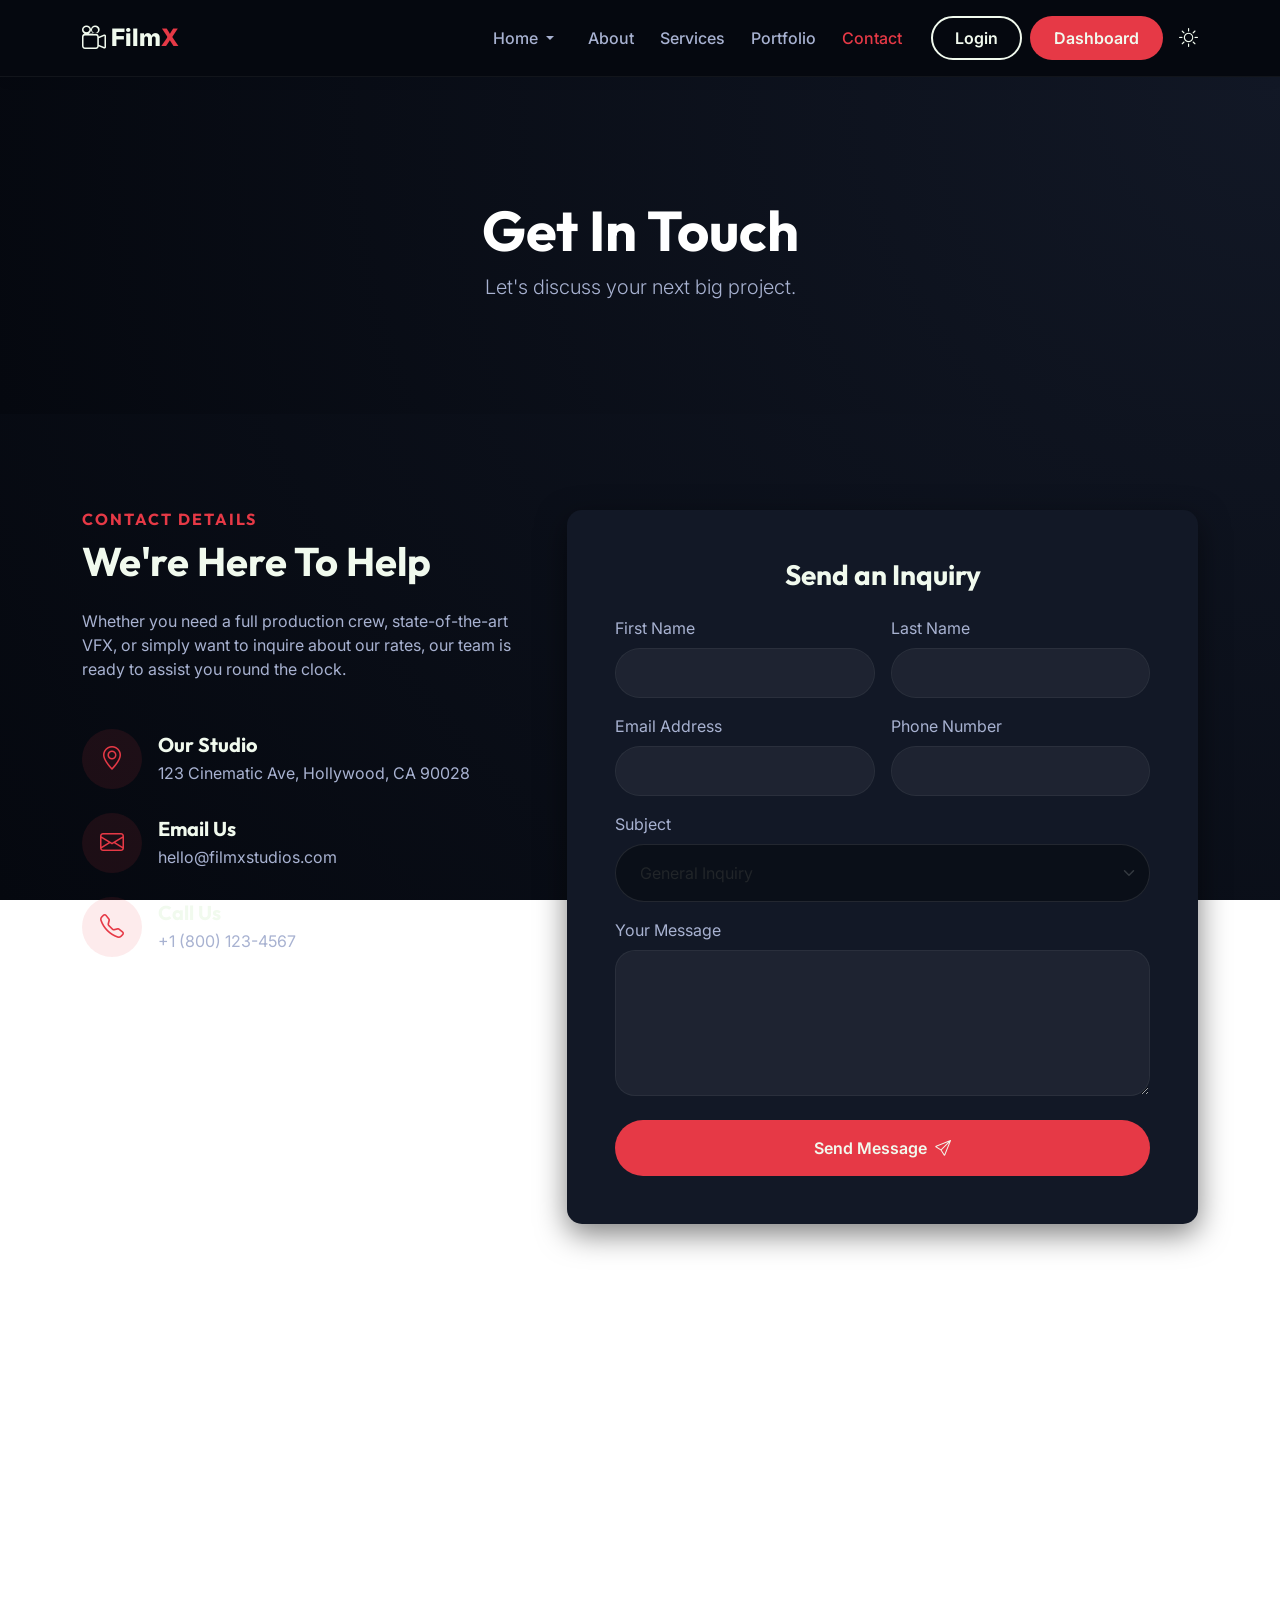
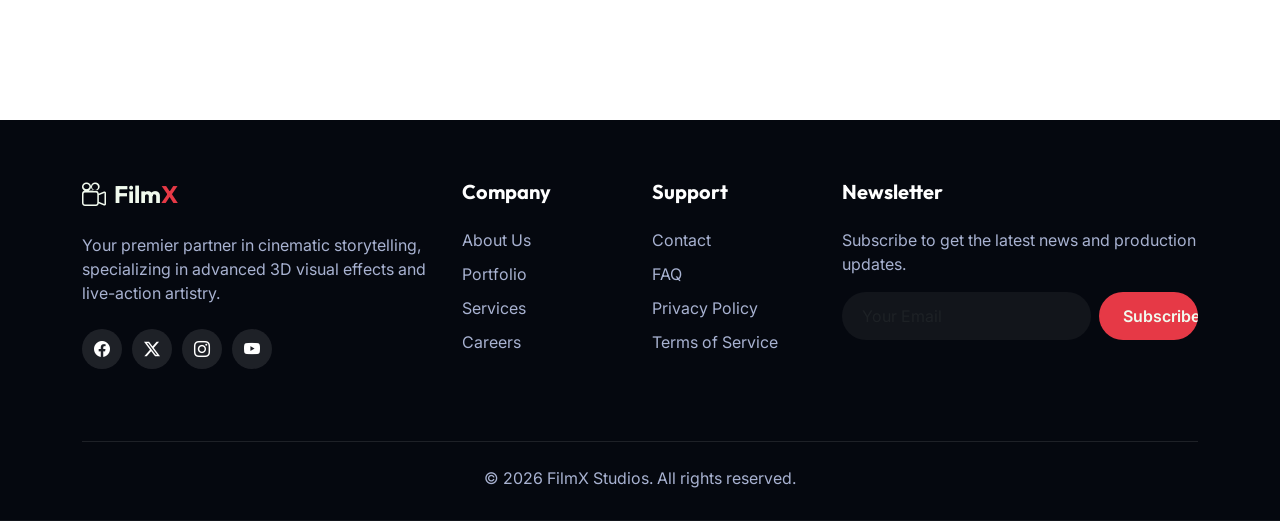
<file: contact.html>
<!DOCTYPE html>
<html lang="en" dir="ltr">

<head>
    <meta charset="UTF-8">
    <meta name="viewport" content="width=device-width, initial-scale=1.0">
    <title>Contact Us - FilmX Studios</title>
    <!-- Bootstrap 5 CSS -->
    <link href="https://cdn.jsdelivr.net/npm/bootstrap@5.3.2/dist/css/bootstrap.min.css" rel="stylesheet">
    <!-- Bootstrap Icons -->
    <link rel="stylesheet" href="https://cdn.jsdelivr.net/npm/bootstrap-icons/font/bootstrap-icons.css">
    <!-- Google Fonts -->
    <link
        href="https://fonts.googleapis.com/css2?family=Inter:wght@400;500;600&family=Outfit:wght@500;700;800&display=swap"
        rel="stylesheet">
    <!-- Custom CSS -->
    <link rel="stylesheet" href="assets/css/style.css">
    <!-- Favicon -->
    <link rel="icon"
        href="data:image/svg+xml,<svg xmlns=%22http://www.w3.org/2000/svg%22 viewBox=%220 0 16 16%22><path fill=%22%23e63946%22 d=%22M0 4v8h16V4H0zm1 1h2v1.5H1V5zm2 3H1v1.5h2V8zm-2 3v-1.5h2V11H1zm3-6h8v6H4V5zm11 0h-2v1.5h2V5zm-2 3h2v1.5h-2V8zm2 3h-2v-1.5h2V11zM5 6v4h6V6H5zm1 1h4v2H6V7z%22/></svg>"
        type="image/svg+xml">
</head>

<body class="dark-mode">

    <!-- Navbar -->
    <nav class="navbar navbar-expand-lg sticky-top">
        <div class="container">
            <a class="navbar-brand" href="index.html">
                <i class="bi bi-camera-reels"></i> Film<span>X</span>
            </a>
            <button class="navbar-toggler" type="button" data-bs-toggle="offcanvas" data-bs-target="#mobileMenu"
                aria-controls="mobileMenu">
                <span class="navbar-toggler-icon"></span>
            </button>
            <div class="collapse navbar-collapse d-none d-lg-flex" id="navbarNav">
                <ul class="navbar-nav ms-auto align-items-center">
                    <li class="nav-item dropdown me-2">
                        <a class="nav-link dropdown-toggle" href="#" id="homeDropdown" role="button"
                            data-bs-toggle="dropdown" aria-expanded="false">
                            Home
                        </a>
                        <ul class="dropdown-menu border-0 shadow-sm" aria-labelledby="homeDropdown">
                            <li><a class="dropdown-item" href="index.html">Main Home</a></li>
                            <li><a class="dropdown-item" href="index-2.html">Home 2 (Showreel)</a></li>
                        </ul>
                    </li>
                    <li class="nav-item"><a class="nav-link" href="about.html">About</a></li>
                    <li class="nav-item"><a class="nav-link" href="services.html">Services</a></li>
                    <li class="nav-item"><a class="nav-link" href="portfolio.html">Portfolio</a></li>
                    <li class="nav-item"><a class="nav-link active" href="contact.html">Contact</a></li>
                    <li class="nav-item ms-3"><a class="btn btn-outline-main" href="login.html">Login</a></li>
                    <li class="nav-item ms-2"><a class="btn btn-main" href="dashboard.html">Dashboard</a></li>
                    <li class="nav-item ms-3">
                        <a id="themeToggle" title="Toggle Theme"><i class="bi bi-sun"></i></a>
                    </li>
                </ul>
            </div>
        </div>
    </nav>

    <!-- Mobile Menu -->
    <div class="offcanvas offcanvas-end" tabindex="-1" id="mobileMenu" aria-labelledby="mobileMenuLabel">
        <div class="offcanvas-header">
            <h5 class="offcanvas-title navbar-brand" id="mobileMenuLabel"><i class="bi bi-camera-reels"></i>
                Film<span>X</span></h5>
            <button type="button" class="btn-close text-reset" data-bs-dismiss="offcanvas" aria-label="Close"></button>
        </div>
        <div class="offcanvas-body">
            <ul class="navbar-nav align-items-start">
                <li class="nav-item dropdown w-100">
                    <a class="nav-link dropdown-toggle" href="#" id="mobileHomeDropdown" role="button"
                        data-bs-toggle="dropdown" aria-expanded="false">
                        Home
                    </a>
                    <ul class="dropdown-menu border-0" aria-labelledby="mobileHomeDropdown">
                        <li><a class="dropdown-item" href="index.html">Main Home</a></li>
                        <li><a class="dropdown-item" href="index-2.html">Home 2 (Showreel)</a></li>
                    </ul>
                </li>
                <li class="nav-item w-100"><a class="nav-link" href="about.html">About</a></li>
                <li class="nav-item w-100"><a class="nav-link" href="services.html">Services</a></li>
                <li class="nav-item w-100"><a class="nav-link" href="portfolio.html">Portfolio</a></li>
                <li class="nav-item w-100"><a class="nav-link active" href="contact.html">Contact</a></li>
                <li class="nav-item mt-4 w-100"><a class="btn btn-outline-main d-block w-100 mb-2"
                        href="login.html">Login</a></li>
                <li class="nav-item w-100"><a class="btn btn-main d-block w-100" href="dashboard.html">Dashboard</a>
                </li>
            </ul>
        </div>
    </div>

    <!-- Page Header -->
    <section class="py-5" style="background: var(--bg-gradient); color: white;">
        <div class="container py-5 text-center mt-4">
            <h1 class="display-4 fw-bold">Get In Touch</h1>
            <p class="lead" style="color: #a8b2d1;">Let's discuss your next big project.</p>
        </div>
    </section>

    <!-- Contact Form & Info -->
    <section class="py-5">
        <div class="container py-5">
            <div class="row g-5">
                <!-- Info Column -->
                <div class="col-lg-5">
                    <h6 class="text-uppercase fw-bold" style="color: var(--secondary); letter-spacing: 2px;">Contact
                        Details</h6>
                    <h2 class="display-6 fw-bold mb-4">We're Here To Help</h2>
                    <p class="mb-5 text-muted">Whether you need a full production crew, state-of-the-art VFX, or simply
                        want to inquire about our rates, our team is ready to assist you round the clock.</p>

                    <div class="d-flex align-items-center mb-4">
                        <div class="feature-icon-wrapper flex-shrink-0 m-0"
                            style="width: 60px; height: 60px; font-size: 1.5rem;">
                            <i class="bi bi-geo-alt"></i>
                        </div>
                        <div class="ms-3">
                            <h5 class="fw-bold mb-1">Our Studio</h5>
                            <p class="text-muted mb-0">123 Cinematic Ave, Hollywood, CA 90028</p>
                        </div>
                    </div>

                    <div class="d-flex align-items-center mb-4">
                        <div class="feature-icon-wrapper flex-shrink-0 m-0"
                            style="width: 60px; height: 60px; font-size: 1.5rem;">
                            <i class="bi bi-envelope"></i>
                        </div>
                        <div class="ms-3">
                            <h5 class="fw-bold mb-1">Email Us</h5>
                            <p class="text-muted mb-0">hello@filmxstudios.com</p>
                        </div>
                    </div>

                    <div class="d-flex align-items-center">
                        <div class="feature-icon-wrapper flex-shrink-0 m-0"
                            style="width: 60px; height: 60px; font-size: 1.5rem;">
                            <i class="bi bi-telephone"></i>
                        </div>
                        <div class="ms-3">
                            <h5 class="fw-bold mb-1">Call Us</h5>
                            <p class="text-muted mb-0">+1 (800) 123-4567</p>
                        </div>
                    </div>
                </div>

                <!-- Form Column -->
                <div class="col-lg-7">
                    <div class="card card-3d p-4 p-md-5 border-0">
                        <h3 class="fw-bold mb-4 text-center">Send an Inquiry</h3>
                        <form class="needs-validation" novalidate>
                            <div class="row g-3">
                                <div class="col-md-6">
                                    <label for="firstName" class="form-label text-muted">First Name</label>
                                    <input type="text" class="form-control" id="firstName" required>
                                    <div class="invalid-feedback">Please provide your first name.</div>
                                </div>
                                <div class="col-md-6">
                                    <label for="lastName" class="form-label text-muted">Last Name</label>
                                    <input type="text" class="form-control" id="lastName" required>
                                    <div class="invalid-feedback">Please provide your last name.</div>
                                </div>
                                <div class="col-md-6">
                                    <label for="email" class="form-label text-muted">Email Address</label>
                                    <input type="email" class="form-control" id="email" required>
                                    <div class="invalid-feedback">Please provide a valid email.</div>
                                </div>
                                <div class="col-md-6">
                                    <label for="phone" class="form-label text-muted">Phone Number</label>
                                    <input type="tel" class="form-control" id="phone">
                                </div>
                                <div class="col-12">
                                    <label for="subject" class="form-label text-muted">Subject</label>
                                    <select class="form-select border-0 px-4 py-3 rounded-pill bg-light-custom"
                                        id="subject" style="border: 1px solid rgba(255,255,255,0.1) !important;">
                                        <option value="General Inquiry">General Inquiry</option>
                                        <option value="Film Production">Film Production</option>
                                        <option value="VFX/Animation">VFX & 3D Animation</option>
                                        <option value="Post Production">Post Production</option>
                                    </select>
                                </div>
                                <div class="col-12">
                                    <label for="message" class="form-label text-muted">Your Message</label>
                                    <textarea class="form-control" id="message" rows="5" style="border-radius: 20px;"
                                        required></textarea>
                                    <div class="invalid-feedback">Please provide a message.</div>
                                </div>
                                <div class="col-12 mt-4">
                                    <button
                                        class="btn btn-main w-100 py-3 d-flex justify-content-center align-items-center gap-2"
                                        type="submit">
                                        Send Message <i class="bi bi-send"></i>
                                    </button>
                                </div>
                            </div>
                        </form>
                    </div>
                </div>
            </div>
        </div>
    </section>

    <!-- Embedded Map Placeholder -->
    <div class="w-100"
        style="height: 400px; background: url('https://images.unsplash.com/photo-1524661135-423995f22d0b?ixlib=rb-1.2.1&auto=format&fit=crop&w=1350&q=80') center/cover;">
        <!-- In a real scenario, put a Google Maps iframe here -->
    </div>

    <!-- Footer -->
    <footer class="footer">
        <div class="container">
            <div class="row g-4">
                <div class="col-lg-4 col-md-6 mb-4">
                    <h4 class="fw-bold mb-4" style="color: var(--tertiary);">
                        <i class="bi bi-camera-reels me-2"></i>Film<span style="color: var(--secondary);">X</span>
                    </h4>
                    <p class="mb-4" style="color: #a8b2d1;">Your premier partner in cinematic storytelling, specializing
                        in advanced 3D visual effects and live-action artistry.</p>
                    <div class="d-flex">
                        <a href="#" class="social-icon"><i class="bi bi-facebook"></i></a>
                        <a href="#" class="social-icon"><i class="bi bi-twitter-x"></i></a>
                        <a href="#" class="social-icon"><i class="bi bi-instagram"></i></a>
                        <a href="#" class="social-icon"><i class="bi bi-youtube"></i></a>
                    </div>
                </div>
                <!-- ... footer links ... -->
                <div class="col-lg-2 col-md-6 mb-4">
                    <h5 class="fw-bold mb-4 text-white">Company</h5>
                    <a href="about.html" class="footer-link d-block">About Us</a>
                    <a href="portfolio.html" class="footer-link d-block">Portfolio</a>
                    <a href="services.html" class="footer-link d-block">Services</a>
                    <a href="#" class="footer-link d-block">Careers</a>
                </div>
                <div class="col-lg-2 col-md-6 mb-4">
                    <h5 class="fw-bold mb-4 text-white">Support</h5>
                    <a href="contact.html" class="footer-link d-block">Contact</a>
                    <a href="#" class="footer-link d-block">FAQ</a>
                    <a href="#" class="footer-link d-block">Privacy Policy</a>
                    <a href="#" class="footer-link d-block">Terms of Service</a>
                </div>
                <div class="col-lg-4 col-md-6 mb-4">
                    <h5 class="fw-bold mb-4 text-white">Newsletter</h5>
                    <p style="color: #a8b2d1;">Subscribe to get the latest news and production updates.</p>
                    <form class="d-flex gap-2">
                        <input type="email" class="form-control rounded-pill border-0" placeholder="Your Email">
                        <button type="submit" class="btn btn-main">Subscribe</button>
                    </form>
                </div>
            </div>
            <div class="border-top mt-5 pt-4 text-center" style="border-color: rgba(255,255,255,0.1) !important;">
                <p class="mb-0" style="color: #a8b2d1;">&copy; 2026 FilmX Studios. All rights reserved.</p>
            </div>
        </div>
    </footer>

    <!-- Back to Top Button -->
    <button id="backToTop" title="Go to top"><i class="bi bi-arrow-up"></i></button>

    <!-- Bootstrap 5 JS Bundle & Scripts -->
    <script src="https://cdn.jsdelivr.net/npm/bootstrap@5.3.2/dist/js/bootstrap.bundle.min.js"></script>
    <script src="assets/js/script.js"></script>
</body>

</html>
</file>
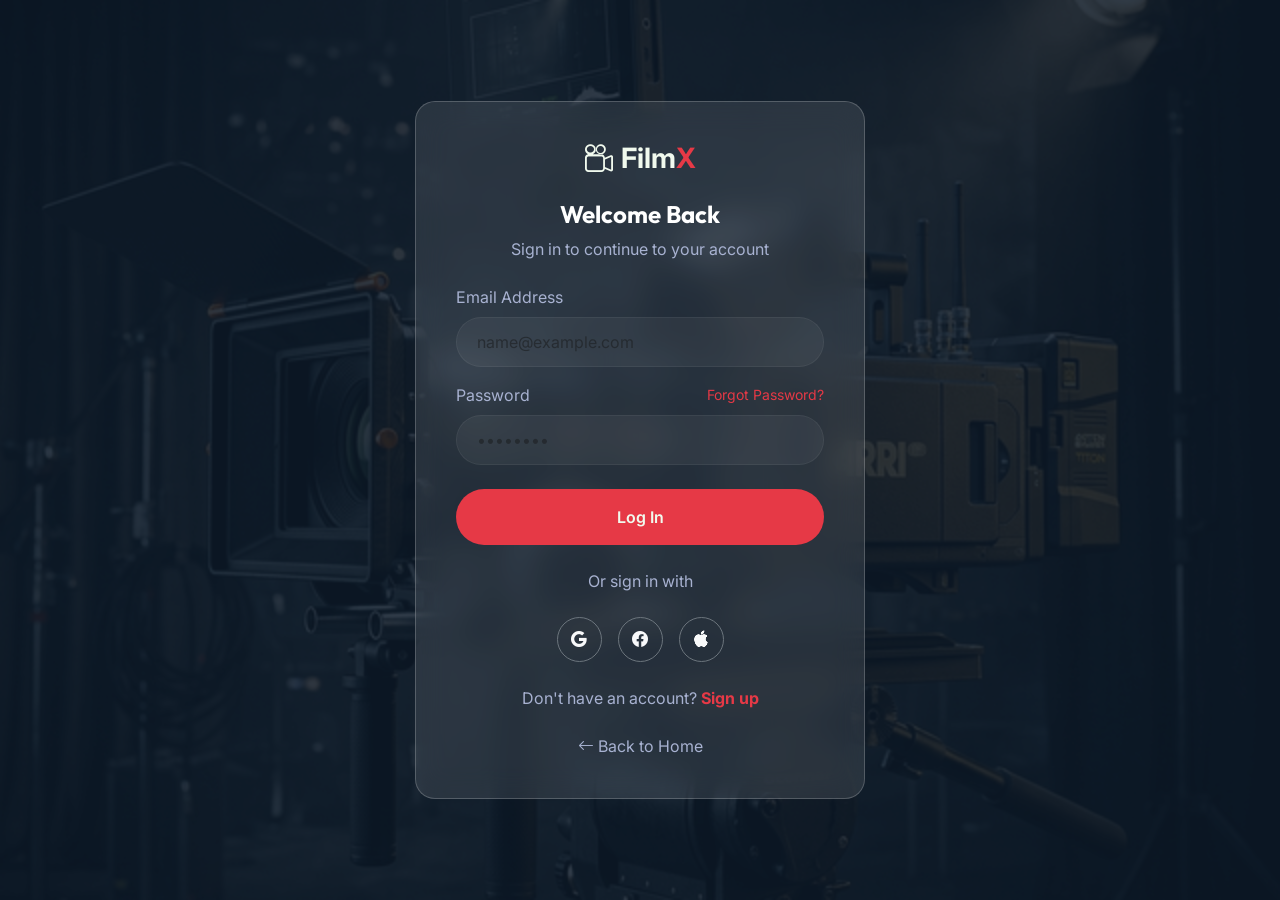
<file: login.html>
<!DOCTYPE html>
<html lang="en" dir="ltr">

<head>
    <meta charset="UTF-8">
    <meta name="viewport" content="width=device-width, initial-scale=1.0">
    <title>Login - FilmX Studios</title>
    <link href="https://cdn.jsdelivr.net/npm/bootstrap@5.3.2/dist/css/bootstrap.min.css" rel="stylesheet">
    <link rel="stylesheet" href="https://cdn.jsdelivr.net/npm/bootstrap-icons/font/bootstrap-icons.css">
    <link
        href="https://fonts.googleapis.com/css2?family=Inter:wght@400;500;600&family=Outfit:wght@500;700;800&display=swap"
        rel="stylesheet">
    <link rel="stylesheet" href="assets/css/style.css">
    <!-- Favicon -->
    <link rel="icon"
        href="data:image/svg+xml,<svg xmlns=%22http://www.w3.org/2000/svg%22 viewBox=%220 0 16 16%22><path fill=%22%23e63946%22 d=%22M0 4v8h16V4H0zm1 1h2v1.5H1V5zm2 3H1v1.5h2V8zm-2 3v-1.5h2V11H1zm3-6h8v6H4V5zm11 0h-2v1.5h2V5zm-2 3h2v1.5h-2V8zm2 3h-2v-1.5h2V11zM5 6v4h6V6H5zm1 1h4v2H6V7z%22/></svg>"
        type="image/svg+xml">
</head>

<body class="dark-mode">

    <div class="auth-wrapper" style="background-image: url('assets/images/camera.png');">
        <div class="auth-card animate-up">
            <div class="text-center mb-4">
                <a href="index.html" class="text-decoration-none h3 fw-bold mb-4" style="color: var(--tertiary);">
                    <i class="bi bi-camera-reels me-2 border-0"></i>Film<span style="color: var(--secondary);">X</span>
                </a>
                <h4 class="mt-4 fw-bold text-white">Welcome Back</h4>
                <p class="text-muted" style="color: #a8b2d1 !important;">Sign in to continue to your account</p>
            </div>

            <form class="needs-validation" novalidate>
                <div class="mb-3">
                    <label for="email" class="form-label" style="color: #a8b2d1;">Email Address</label>
                    <input type="email" class="form-control" id="email" placeholder="name@example.com" required>
                </div>
                <div class="mb-4">
                    <div class="d-flex justify-content-between align-items-center">
                        <label for="password" class="form-label mb-0" style="color: #a8b2d1;">Password</label>
                        <a href="#" class="small text-decoration-none" style="color: var(--secondary);">Forgot
                            Password?</a>
                    </div>
                    <input type="password" class="form-control mt-2" id="password" placeholder="••••••••" required>
                </div>
                <button type="submit" class="btn btn-main w-100 py-3 mb-4">Log In</button>
            </form>

            <div class="text-center mb-4">
                <span class="text-muted" style="color: #a8b2d1 !important;">Or sign in with</span>
            </div>

            <div class="d-flex justify-content-center gap-3 mb-4">
                <a href="#"
                    class="btn btn-outline-light rounded-circle p-2 d-flex align-items-center justify-content-center border-secondary"
                    style="width: 45px; height: 45px;">
                    <i class="bi bi-google"></i>
                </a>
                <a href="#"
                    class="btn btn-outline-light rounded-circle p-2 d-flex align-items-center justify-content-center border-secondary"
                    style="width: 45px; height: 45px;">
                    <i class="bi bi-facebook"></i>
                </a>
                <a href="#"
                    class="btn btn-outline-light rounded-circle p-2 d-flex align-items-center justify-content-center border-secondary"
                    style="width: 45px; height: 45px;">
                    <i class="bi bi-apple"></i>
                </a>
            </div>

            <div class="text-center mt-4">
                <p class="mb-0" style="color: #a8b2d1;">Don't have an account? <a href="signup.html"
                        class="text-decoration-none fw-bold" style="color: var(--secondary);">Sign up</a></p>
                <div class="mt-4">
                    <a href="index.html" class="text-decoration-none" style="color: #a8b2d1;"><i
                            class="bi bi-arrow-left"></i> Back to Home</a>
                </div>
            </div>
        </div>
    </div>

    <!-- Script -->
    <script src="https://cdn.jsdelivr.net/npm/bootstrap@5.3.2/dist/js/bootstrap.bundle.min.js"></script>
    <script src="assets/js/script.js"></script>
</body>

</html>
</file>
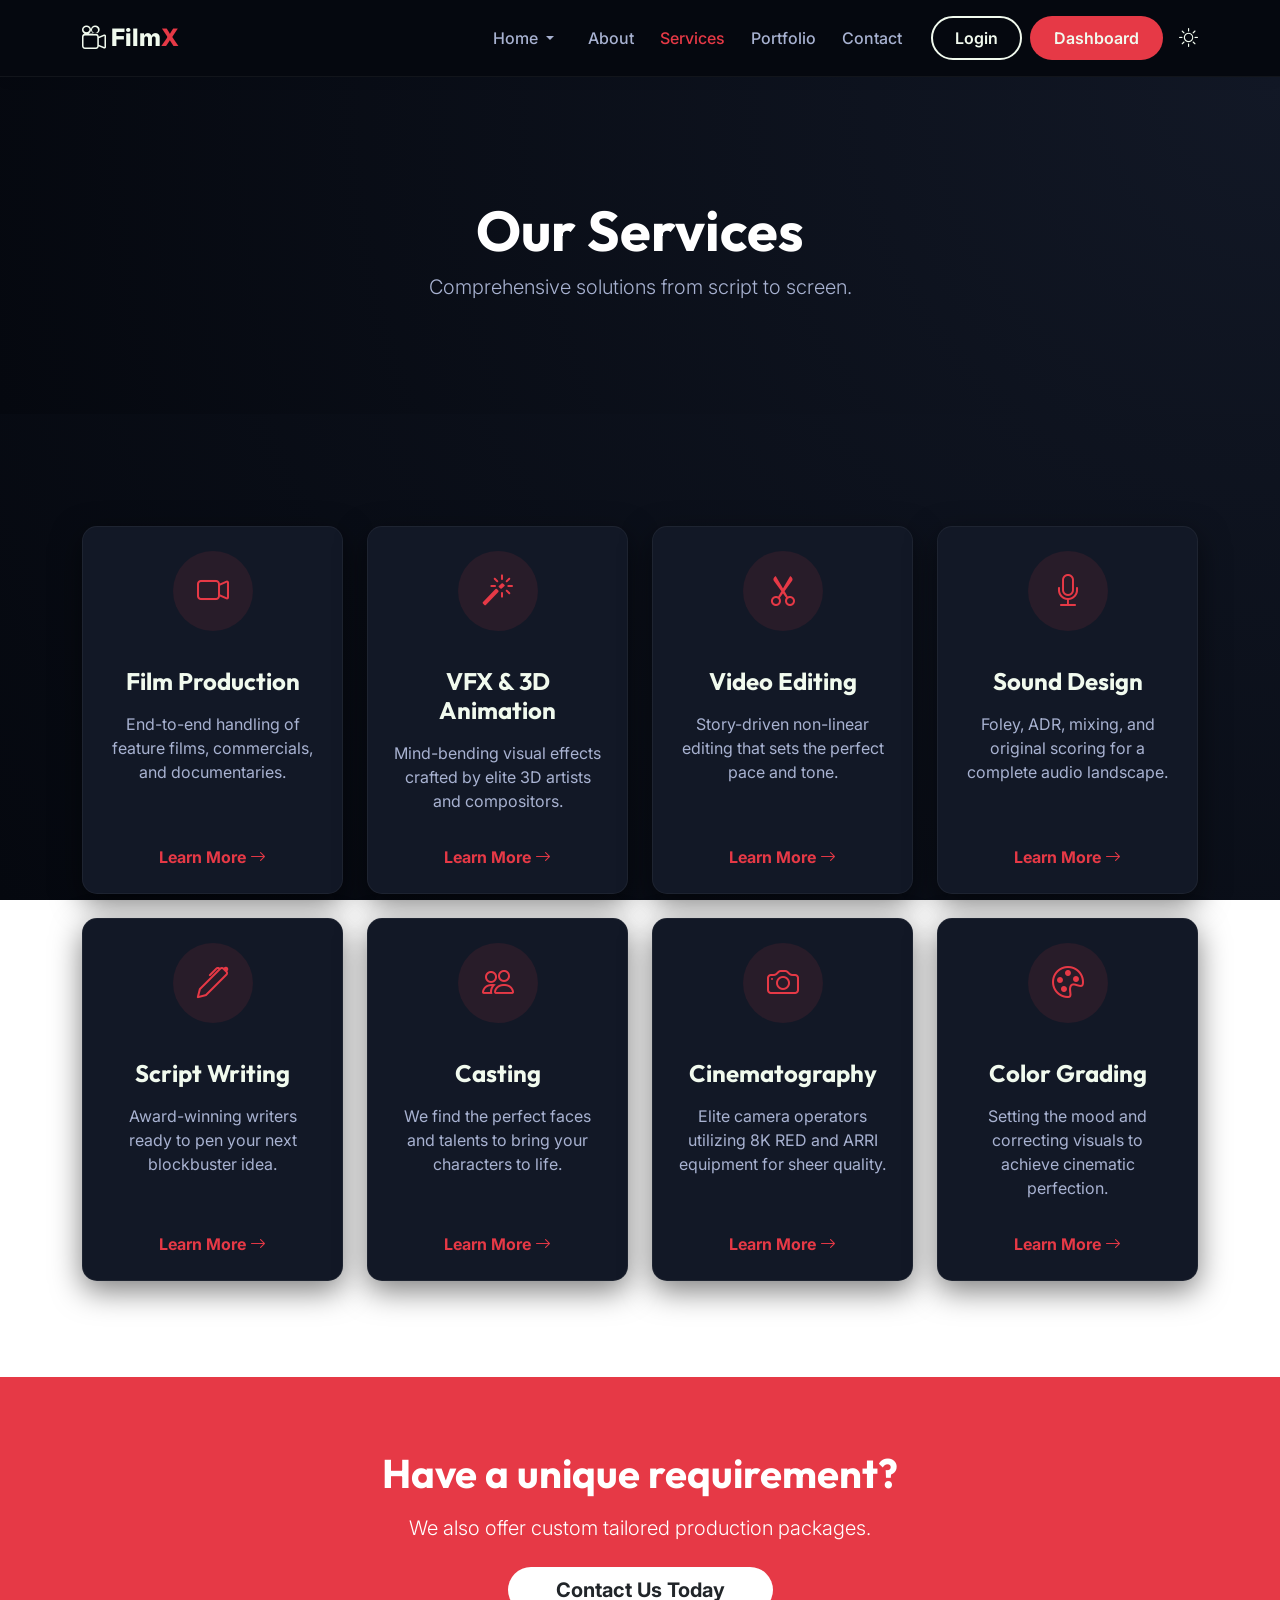
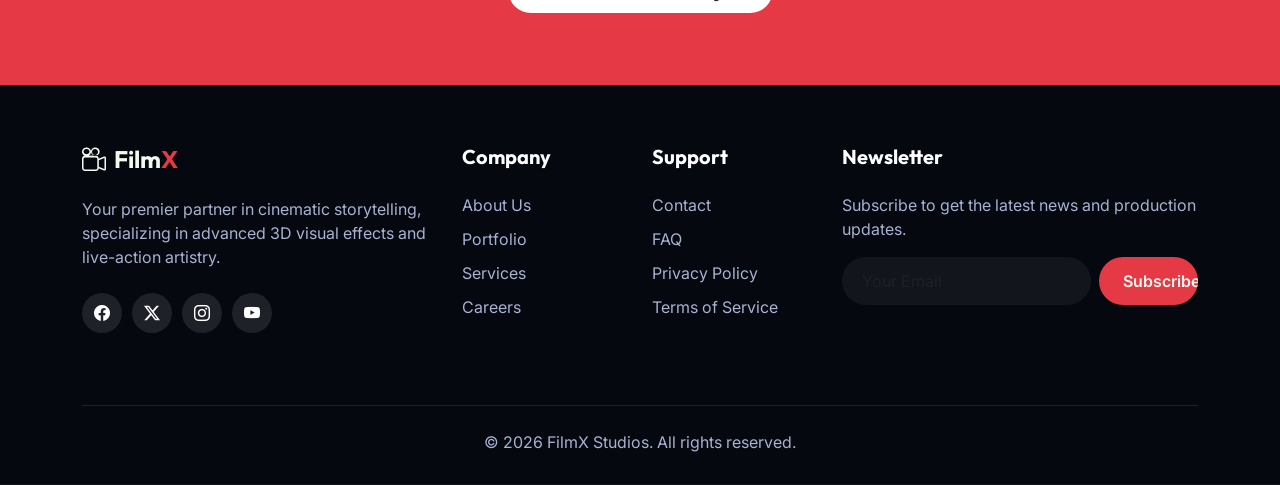
<file: services.html>
<!DOCTYPE html>
<html lang="en" dir="ltr">

<head>
    <meta charset="UTF-8">
    <meta name="viewport" content="width=device-width, initial-scale=1.0">
    <title>Services - FilmX Studios</title>
    <!-- Bootstrap 5 CSS -->
    <link href="https://cdn.jsdelivr.net/npm/bootstrap@5.3.2/dist/css/bootstrap.min.css" rel="stylesheet">
    <!-- Bootstrap Icons -->
    <link rel="stylesheet" href="https://cdn.jsdelivr.net/npm/bootstrap-icons/font/bootstrap-icons.css">
    <!-- Google Fonts -->
    <link
        href="https://fonts.googleapis.com/css2?family=Inter:wght@400;500;600&family=Outfit:wght@500;700;800&display=swap"
        rel="stylesheet">
    <!-- Custom CSS -->
    <link rel="stylesheet" href="assets/css/style.css">
    <!-- Favicon -->
    <link rel="icon"
        href="data:image/svg+xml,<svg xmlns=%22http://www.w3.org/2000/svg%22 viewBox=%220 0 16 16%22><path fill=%22%23e63946%22 d=%22M0 4v8h16V4H0zm1 1h2v1.5H1V5zm2 3H1v1.5h2V8zm-2 3v-1.5h2V11H1zm3-6h8v6H4V5zm11 0h-2v1.5h2V5zm-2 3h2v1.5h-2V8zm2 3h-2v-1.5h2V11zM5 6v4h6V6H5zm1 1h4v2H6V7z%22/></svg>"
        type="image/svg+xml">
</head>

<body class="dark-mode">

    <!-- Navbar -->
    <nav class="navbar navbar-expand-lg sticky-top">
        <div class="container">
            <a class="navbar-brand" href="index.html">
                <i class="bi bi-camera-reels"></i> Film<span>X</span>
            </a>
            <button class="navbar-toggler" type="button" data-bs-toggle="offcanvas" data-bs-target="#mobileMenu"
                aria-controls="mobileMenu">
                <span class="navbar-toggler-icon"></span>
            </button>
            <div class="collapse navbar-collapse d-none d-lg-flex" id="navbarNav">
                <ul class="navbar-nav ms-auto align-items-center">
                    <li class="nav-item dropdown me-2">
                        <a class="nav-link dropdown-toggle" href="#" id="homeDropdown" role="button"
                            data-bs-toggle="dropdown" aria-expanded="false">
                            Home
                        </a>
                        <ul class="dropdown-menu border-0 shadow-sm" aria-labelledby="homeDropdown">
                            <li><a class="dropdown-item" href="index.html">Main Home</a></li>
                            <li><a class="dropdown-item" href="index-2.html">Home 2 (Showreel)</a></li>
                        </ul>
                    </li>
                    <li class="nav-item"><a class="nav-link" href="about.html">About</a></li>
                    <li class="nav-item"><a class="nav-link active" href="services.html">Services</a></li>
                    <li class="nav-item"><a class="nav-link" href="portfolio.html">Portfolio</a></li>
                    <li class="nav-item"><a class="nav-link" href="contact.html">Contact</a></li>
                    <li class="nav-item ms-3"><a class="btn btn-outline-main" href="login.html">Login</a></li>
                    <li class="nav-item ms-2"><a class="btn btn-main" href="dashboard.html">Dashboard</a></li>
                    <li class="nav-item ms-3">
                        <a id="themeToggle" title="Toggle Theme"><i class="bi bi-sun"></i></a>
                    </li>
                </ul>
            </div>
        </div>
    </nav>

    <!-- Mobile Menu -->
    <div class="offcanvas offcanvas-end" tabindex="-1" id="mobileMenu" aria-labelledby="mobileMenuLabel">
        <div class="offcanvas-header">
            <h5 class="offcanvas-title navbar-brand" id="mobileMenuLabel"><i class="bi bi-camera-reels"></i>
                Film<span>X</span></h5>
            <button type="button" class="btn-close text-reset" data-bs-dismiss="offcanvas" aria-label="Close"></button>
        </div>
        <div class="offcanvas-body">
            <ul class="navbar-nav align-items-start">
                <li class="nav-item dropdown w-100">
                    <a class="nav-link dropdown-toggle" href="#" id="mobileHomeDropdown" role="button"
                        data-bs-toggle="dropdown" aria-expanded="false">
                        Home
                    </a>
                    <ul class="dropdown-menu border-0" aria-labelledby="mobileHomeDropdown">
                        <li><a class="dropdown-item" href="index.html">Main Home</a></li>
                        <li><a class="dropdown-item" href="index-2.html">Home 2 (Showreel)</a></li>
                    </ul>
                </li>
                <li class="nav-item w-100"><a class="nav-link" href="about.html">About</a></li>
                <li class="nav-item w-100"><a class="nav-link active" href="services.html">Services</a></li>
                <li class="nav-item w-100"><a class="nav-link" href="portfolio.html">Portfolio</a></li>
                <li class="nav-item w-100"><a class="nav-link" href="contact.html">Contact</a></li>
                <li class="nav-item w-100 mt-2"><a class="nav-link themeToggle" style="cursor:pointer;"><i
                            class="bi bi-sun me-2"></i> Toggle Theme</a></li>
                <li class="nav-item mt-4 w-100"><a class="btn btn-outline-main d-block w-100 mb-2"
                        href="login.html">Login</a></li>
                <li class="nav-item w-100"><a class="btn btn-main d-block w-100" href="dashboard.html">Dashboard</a>
                </li>
            </ul>
        </div>
    </div>

    <!-- Page Header -->
    <section class="py-5" style="background: var(--bg-gradient); color: white;">
        <div class="container py-5 text-center mt-4">
            <h1 class="display-4 fw-bold">Our Services</h1>
            <p class="lead" style="color: #a8b2d1;">Comprehensive solutions from script to screen.</p>
        </div>
    </section>

    <!-- Services Grid (Even number > 6 cards) -->
    <section class="py-5">
        <div class="container py-5">
            <div class="row g-4 pt-3">
                <!-- Service 1 -->
                <div class="col-md-6 col-lg-3">
                    <div class="card card-3d h-100 text-center p-4">
                        <div class="feature-icon-wrapper">
                            <i class="bi bi-camera-video"></i>
                        </div>
                        <h4 class="fw-bold mt-3">Film Production</h4>
                        <p class="text-muted mt-2">End-to-end handling of feature films, commercials, and documentaries.
                        </p>
                        <a href="contact.html" class="mt-auto pt-3 fw-bold text-decoration-none"
                            style="color: var(--secondary);">Learn More <i class="bi bi-arrow-right"></i></a>
                    </div>
                </div>

                <!-- Service 2 -->
                <div class="col-md-6 col-lg-3">
                    <div class="card card-3d h-100 text-center p-4">
                        <div class="feature-icon-wrapper">
                            <i class="bi bi-magic"></i>
                        </div>
                        <h4 class="fw-bold mt-3">VFX & 3D Animation</h4>
                        <p class="text-muted mt-2">Mind-bending visual effects crafted by elite 3D artists and
                            compositors.</p>
                        <a href="contact.html" class="mt-auto pt-3 fw-bold text-decoration-none"
                            style="color: var(--secondary);">Learn More <i class="bi bi-arrow-right"></i></a>
                    </div>
                </div>

                <!-- Service 3 -->
                <div class="col-md-6 col-lg-3">
                    <div class="card card-3d h-100 text-center p-4">
                        <div class="feature-icon-wrapper">
                            <i class="bi bi-scissors"></i>
                        </div>
                        <h4 class="fw-bold mt-3">Video Editing</h4>
                        <p class="text-muted mt-2">Story-driven non-linear editing that sets the perfect pace and tone.
                        </p>
                        <a href="contact.html" class="mt-auto pt-3 fw-bold text-decoration-none"
                            style="color: var(--secondary);">Learn More <i class="bi bi-arrow-right"></i></a>
                    </div>
                </div>

                <!-- Service 4 -->
                <div class="col-md-6 col-lg-3">
                    <div class="card card-3d h-100 text-center p-4">
                        <div class="feature-icon-wrapper">
                            <i class="bi bi-mic"></i>
                        </div>
                        <h4 class="fw-bold mt-3">Sound Design</h4>
                        <p class="text-muted mt-2">Foley, ADR, mixing, and original scoring for a complete audio
                            landscape.</p>
                        <a href="contact.html" class="mt-auto pt-3 fw-bold text-decoration-none"
                            style="color: var(--secondary);">Learn More <i class="bi bi-arrow-right"></i></a>
                    </div>
                </div>

                <!-- Service 5 -->
                <div class="col-md-6 col-lg-3">
                    <div class="card card-3d h-100 text-center p-4">
                        <div class="feature-icon-wrapper">
                            <i class="bi bi-pen"></i>
                        </div>
                        <h4 class="fw-bold mt-3">Script Writing</h4>
                        <p class="text-muted mt-2">Award-winning writers ready to pen your next blockbuster idea.</p>
                        <a href="contact.html" class="mt-auto pt-3 fw-bold text-decoration-none"
                            style="color: var(--secondary);">Learn More <i class="bi bi-arrow-right"></i></a>
                    </div>
                </div>

                <!-- Service 6 -->
                <div class="col-md-6 col-lg-3">
                    <div class="card card-3d h-100 text-center p-4">
                        <div class="feature-icon-wrapper">
                            <i class="bi bi-people"></i>
                        </div>
                        <h4 class="fw-bold mt-3">Casting</h4>
                        <p class="text-muted mt-2">We find the perfect faces and talents to bring your characters to
                            life.</p>
                        <a href="contact.html" class="mt-auto pt-3 fw-bold text-decoration-none"
                            style="color: var(--secondary);">Learn More <i class="bi bi-arrow-right"></i></a>
                    </div>
                </div>

                <!-- Service 7 -->
                <div class="col-md-6 col-lg-3">
                    <div class="card card-3d h-100 text-center p-4">
                        <div class="feature-icon-wrapper">
                            <i class="bi bi-camera"></i>
                        </div>
                        <h4 class="fw-bold mt-3">Cinematography</h4>
                        <p class="text-muted mt-2">Elite camera operators utilizing 8K RED and ARRI equipment for sheer
                            quality.</p>
                        <a href="contact.html" class="mt-auto pt-3 fw-bold text-decoration-none"
                            style="color: var(--secondary);">Learn More <i class="bi bi-arrow-right"></i></a>
                    </div>
                </div>

                <!-- Service 8 -->
                <div class="col-md-6 col-lg-3">
                    <div class="card card-3d h-100 text-center p-4">
                        <div class="feature-icon-wrapper">
                            <i class="bi bi-palette"></i>
                        </div>
                        <h4 class="fw-bold mt-3">Color Grading</h4>
                        <p class="text-muted mt-2">Setting the mood and correcting visuals to achieve cinematic
                            perfection.</p>
                        <a href="contact.html" class="mt-auto pt-3 fw-bold text-decoration-none"
                            style="color: var(--secondary);">Learn More <i class="bi bi-arrow-right"></i></a>
                    </div>
                </div>

            </div>
        </div>
    </section>

    <!-- Call to Action Banner -->
    <section class="py-5 mb-0" style="background-color: var(--secondary); color: white;">
        <div class="container py-4 text-center">
            <h2 class="display-6 fw-bold mb-3">Have a unique requirement?</h2>
            <p class="lead mb-4">We also offer custom tailored production packages.</p>
            <a href="contact.html"
                class="btn btn-outline-light btn-lg rounded-pill px-5 fw-bold bg-white text-dark border-0">Contact Us
                Today</a>
        </div>
    </section>

    <!-- Footer -->
    <footer class="footer mt-0">
        <div class="container">
            <div class="row g-4">
                <div class="col-lg-4 col-md-6 mb-4">
                    <h4 class="fw-bold mb-4" style="color: var(--tertiary);">
                        <i class="bi bi-camera-reels me-2"></i>Film<span style="color: var(--secondary);">X</span>
                    </h4>
                    <p class="mb-4" style="color: #a8b2d1;">Your premier partner in cinematic storytelling, specializing
                        in advanced 3D visual effects and live-action artistry.</p>
                    <div class="d-flex">
                        <a href="#" class="social-icon"><i class="bi bi-facebook"></i></a>
                        <a href="#" class="social-icon"><i class="bi bi-twitter-x"></i></a>
                        <a href="#" class="social-icon"><i class="bi bi-instagram"></i></a>
                        <a href="#" class="social-icon"><i class="bi bi-youtube"></i></a>
                    </div>
                </div>
                <div class="col-lg-2 col-md-6 mb-4">
                    <h5 class="fw-bold mb-4 text-white">Company</h5>
                    <a href="about.html" class="footer-link d-block">About Us</a>
                    <a href="portfolio.html" class="footer-link d-block">Portfolio</a>
                    <a href="services.html" class="footer-link d-block">Services</a>
                    <a href="#" class="footer-link d-block">Careers</a>
                </div>
                <div class="col-lg-2 col-md-6 mb-4">
                    <h5 class="fw-bold mb-4 text-white">Support</h5>
                    <a href="contact.html" class="footer-link d-block">Contact</a>
                    <a href="#" class="footer-link d-block">FAQ</a>
                    <a href="#" class="footer-link d-block">Privacy Policy</a>
                    <a href="#" class="footer-link d-block">Terms of Service</a>
                </div>
                <div class="col-lg-4 col-md-6 mb-4">
                    <h5 class="fw-bold mb-4 text-white">Newsletter</h5>
                    <p style="color: #a8b2d1;">Subscribe to get the latest news and production updates.</p>
                    <form class="d-flex gap-2">
                        <input type="email" class="form-control rounded-pill border-0" placeholder="Your Email">
                        <button type="submit" class="btn btn-main">Subscribe</button>
                    </form>
                </div>
            </div>
            <div class="border-top mt-5 pt-4 text-center" style="border-color: rgba(255,255,255,0.1) !important;">
                <p class="mb-0" style="color: #a8b2d1;">&copy; 2026 FilmX Studios. All rights reserved.</p>
            </div>
        </div>
    </footer>

    <!-- Back to Top Button -->
    <button id="backToTop" title="Go to top"><i class="bi bi-arrow-up"></i></button>

    <!-- Bootstrap 5 JS Bundle & Scripts -->
    <script src="https://cdn.jsdelivr.net/npm/bootstrap@5.3.2/dist/js/bootstrap.bundle.min.js"></script>
    <script src="assets/js/script.js"></script>
</body>

</html>
</file>
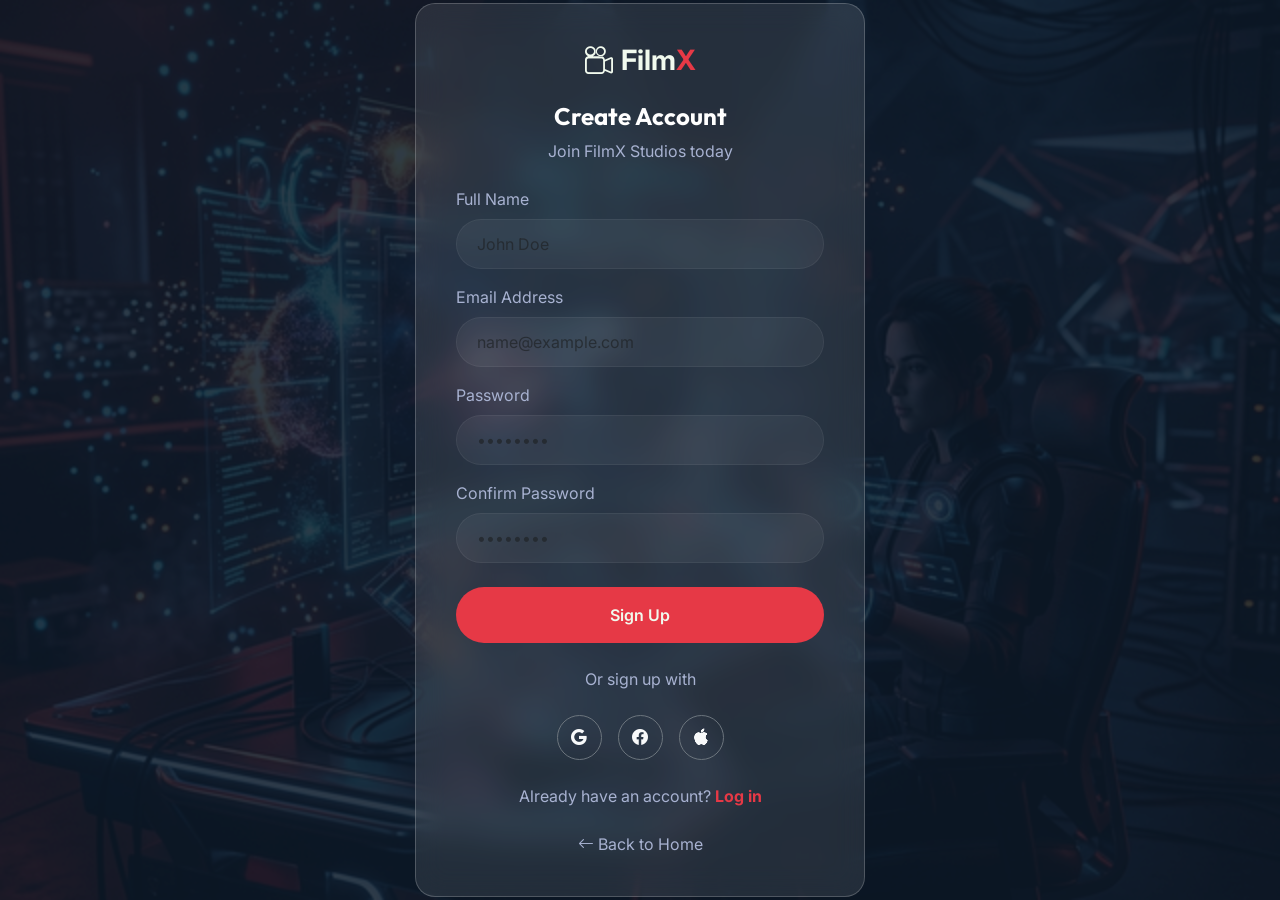
<file: signup.html>
<!DOCTYPE html>
<html lang="en" dir="ltr">

<head>
    <meta charset="UTF-8">
    <meta name="viewport" content="width=device-width, initial-scale=1.0">
    <title>Sign Up - FilmX Studios</title>
    <link href="https://cdn.jsdelivr.net/npm/bootstrap@5.3.2/dist/css/bootstrap.min.css" rel="stylesheet">
    <link rel="stylesheet" href="https://cdn.jsdelivr.net/npm/bootstrap-icons/font/bootstrap-icons.css">
    <link
        href="https://fonts.googleapis.com/css2?family=Inter:wght@400;500;600&family=Outfit:wght@500;700;800&display=swap"
        rel="stylesheet">
    <link rel="stylesheet" href="assets/css/style.css">
    <!-- Favicon -->
    <link rel="icon"
        href="data:image/svg+xml,<svg xmlns=%22http://www.w3.org/2000/svg%22 viewBox=%220 0 16 16%22><path fill=%22%23e63946%22 d=%22M0 4v8h16V4H0zm1 1h2v1.5H1V5zm2 3H1v1.5h2V8zm-2 3v-1.5h2V11H1zm3-6h8v6H4V5zm11 0h-2v1.5h2V5zm-2 3h2v1.5h-2V8zm2 3h-2v-1.5h2V11zM5 6v4h6V6H5zm1 1h4v2H6V7z%22/></svg>"
        type="image/svg+xml">
</head>

<body class="dark-mode">

    <div class="auth-wrapper" style="background-image: url('assets/images/vfx.png');">
        <div class="auth-card animate-up">
            <div class="text-center mb-4">
                <a href="index.html" class="text-decoration-none h3 fw-bold mb-4" style="color: var(--tertiary);">
                    <i class="bi bi-camera-reels me-2 border-0"></i>Film<span style="color: var(--secondary);">X</span>
                </a>
                <h4 class="mt-4 fw-bold text-white">Create Account</h4>
                <p class="text-muted" style="color: #a8b2d1 !important;">Join FilmX Studios today</p>
            </div>

            <form class="needs-validation" novalidate>
                <div class="mb-3">
                    <label for="name" class="form-label" style="color: #a8b2d1;">Full Name</label>
                    <input type="text" class="form-control" id="name" placeholder="John Doe" required>
                </div>
                <div class="mb-3">
                    <label for="email" class="form-label" style="color: #a8b2d1;">Email Address</label>
                    <input type="email" class="form-control" id="email" placeholder="name@example.com" required>
                </div>
                <div class="mb-3">
                    <label for="password" class="form-label" style="color: #a8b2d1;">Password</label>
                    <input type="password" class="form-control" id="password" placeholder="••••••••" required>
                </div>
                <div class="mb-4">
                    <label for="confirmPassword" class="form-label" style="color: #a8b2d1;">Confirm Password</label>
                    <input type="password" class="form-control" id="confirmPassword" placeholder="••••••••" required>
                </div>
                <button type="submit" class="btn btn-main w-100 py-3 mb-4">Sign Up</button>
            </form>

            <div class="text-center mb-4">
                <span class="text-muted" style="color: #a8b2d1 !important;">Or sign up with</span>
            </div>

            <div class="d-flex justify-content-center gap-3 mb-4">
                <a href="#"
                    class="btn btn-outline-light rounded-circle p-2 d-flex align-items-center justify-content-center border-secondary"
                    style="width: 45px; height: 45px;">
                    <i class="bi bi-google"></i>
                </a>
                <a href="#"
                    class="btn btn-outline-light rounded-circle p-2 d-flex align-items-center justify-content-center border-secondary"
                    style="width: 45px; height: 45px;">
                    <i class="bi bi-facebook"></i>
                </a>
                <a href="#"
                    class="btn btn-outline-light rounded-circle p-2 d-flex align-items-center justify-content-center border-secondary"
                    style="width: 45px; height: 45px;">
                    <i class="bi bi-apple"></i>
                </a>
            </div>

            <div class="text-center mt-4">
                <p class="mb-0" style="color: #a8b2d1;">Already have an account? <a href="login.html"
                        class="text-decoration-none fw-bold" style="color: var(--secondary);">Log in</a></p>
                <div class="mt-4">
                    <a href="index.html" class="text-decoration-none" style="color: #a8b2d1;"><i
                            class="bi bi-arrow-left"></i> Back to Home</a>
                </div>
            </div>
        </div>
    </div>

    <!-- Script -->
    <script src="https://cdn.jsdelivr.net/npm/bootstrap@5.3.2/dist/js/bootstrap.bundle.min.js"></script>
    <script src="assets/js/script.js"></script>
</body>

</html>
</file>
<file: assets/css/style.css>
:root {
  /* 3 Core Colors */
  --primary: #0d1b2a;
  --secondary: #e63946;
  --tertiary: #f1faee;

  --text-dark: #1d3557;
  --text-light: #f1faee;

  /* Background gradients for 3D depth */
  --bg-gradient: radial-gradient(circle at top right, #121826, #05080f);
}

body {
  font-family: 'Inter', 'Roboto', sans-serif;
  background-color: #f4f6f9;
  color: var(--text-dark);
  transition: background-color 0.3s, color 0.3s;
  overflow-x: hidden;
}

/* Dark Mode */
body.dark-mode {
  background: var(--bg-gradient);
  background-attachment: fixed;
  color: var(--text-light);
}

body.dark-mode .bg-light-custom {
  background-color: #0a0f18 !important;
}

body.dark-mode .card {
  background-color: #121826;
  color: var(--text-light);
  border: 1px solid rgba(255, 255, 255, 0.05);
  box-shadow: 0 10px 30px rgba(0, 0, 0, 0.5);
}

body.dark-mode .navbar,
body.dark-mode .footer {
  background-color: #05080f !important;
  border-bottom: 1px solid rgba(255, 255, 255, 0.05);
}

body.dark-mode .text-muted {
  color: #a8b2d1 !important;
}

/* Typography elements */
h1,
h2,
h3,
h4,
h5,
h6 {
  font-family: 'Outfit', sans-serif;
  font-weight: 700;
}

/* Reusable Buttons */
.btn-main {
  background-color: var(--secondary);
  color: var(--text-light);
  padding: 10px 24px;
  border-radius: 50px;
  font-weight: 600;
  border: none;
  transition: all 0.3s ease;
  position: relative;
  overflow: hidden;
  z-index: 1;
}

.btn-main::before {
  content: '';
  position: absolute;
  top: 0;
  left: 0;
  width: 0%;
  height: 100%;
  background: rgba(0, 0, 0, 0.2);
  transition: width 0.3s ease;
  z-index: -1;
}

.btn-main:hover::before {
  width: 100%;
}

.btn-main:hover {
  color: #fff;
  transform: translateY(-2px);
  box-shadow: 0 4px 15px rgba(230, 57, 70, 0.4);
}

.btn-outline-main {
  border: 2px solid var(--secondary);
  color: var(--secondary);
  padding: 8px 22px;
  border-radius: 50px;
  font-weight: 600;
  transition: all 0.3s ease;
  background: transparent;
}

.btn-outline-main:hover {
  background-color: var(--secondary);
  color: #fff;
  transform: translateY(-2px);
  box-shadow: 0 4px 15px rgba(230, 57, 70, 0.3);
}

body.dark-mode .btn-outline-main {
  color: var(--tertiary);
  border-color: var(--tertiary);
}

body.dark-mode .btn-outline-main:hover {
  background-color: var(--tertiary);
  color: var(--primary);
  box-shadow: 0 4px 15px rgba(241, 250, 238, 0.2);
}

/* Navbar */
.navbar {
  padding: 15px 0;
  background-color: #fff;
  box-shadow: 0 2px 15px rgba(0, 0, 0, 0.05);
  transition: all 0.3s ease;
}

.navbar-brand {
  font-size: 1.5rem;
  font-weight: 800;
  color: var(--primary) !important;
}

.navbar-brand span {
  color: var(--secondary);
}

body.dark-mode .navbar-brand {
  color: var(--tertiary) !important;
}

.nav-link {
  font-weight: 500;
  margin: 0 5px;
  color: var(--primary);
  transition: color 0.3s;
}

.nav-link:hover,
.nav-link.active {
  color: var(--secondary) !important;
}

body.dark-mode .nav-link {
  color: #a8b2d1;
}

body.dark-mode .nav-link:hover,
body.dark-mode .nav-link.active {
  color: var(--secondary) !important;
}

#themeToggle {
  cursor: pointer;
  font-size: 1.2rem;
  color: var(--primary);
  transition: transform 0.3s;
}

#themeToggle:hover {
  transform: scale(1.1);
}

body.dark-mode #themeToggle {
  color: var(--tertiary);
}

/* Offcanvas Mobile Menu */
.offcanvas {
  background-color: var(--tertiary);
}

body.dark-mode .offcanvas {
  background-color: var(--primary);
}

/* Hero Section */
.hero-section {
  position: relative;
  height: 100vh;
  min-height: 600px;
  display: flex;
  align-items: center;
  justify-content: center;
  color: white;
  text-align: center;
  overflow: hidden;
}

.hero-bg-video {
  position: absolute;
  top: 50%;
  left: 50%;
  min-width: 100%;
  min-height: 100%;
  width: auto;
  height: auto;
  transform: translate(-50%, -50%);
  z-index: -2;
  object-fit: cover;
}

.hero-overlay {
  position: absolute;
  top: 0;
  left: 0;
  width: 100%;
  height: 100%;
  background: linear-gradient(to bottom, rgba(13, 27, 42, 0.7), rgba(13, 27, 42, 0.9));
  z-index: -1;
}

.hero-content h1 {
  font-size: 4rem;
  font-weight: 800;
  text-shadow: 0 4px 20px rgba(0, 0, 0, 0.5);
  margin-bottom: 20px;
  background: linear-gradient(90deg, #fff, #a8b2d1);
  -webkit-background-clip: text;
  -webkit-text-fill-color: transparent;
}

.hero-content p {
  font-size: 1.25rem;
  margin-bottom: 30px;
  max-width: 700px;
  margin-left: auto;
  margin-right: auto;
  opacity: 0.9;
}

/* 3D Cards */
.card-3d {
  border: none;
  border-radius: 15px;
  overflow: hidden;
  transition: transform 0.4s cubic-bezier(0.175, 0.885, 0.32, 1.275), box-shadow 0.4s;
  background: #fff;
  box-shadow: 0 10px 30px rgba(0, 0, 0, 0.05);
  transform-style: preserve-3d;
}

.card-3d:hover {
  transform: translateY(-10px) rotateX(2deg) rotateY(2deg);
  box-shadow: 0 20px 40px rgba(0, 0, 0, 0.15);
}

body.dark-mode .card-3d:hover {
  box-shadow: 0 20px 40px rgba(0, 0, 0, 0.6), 0 0 20px rgba(230, 57, 70, 0.2);
}

.card-img-wrapper {
  overflow: hidden;
}

.card-img-wrapper img {
  width: 100%;
  height: 250px;
  object-fit: cover;
  transition: transform 0.5s ease;
}

.card-3d:hover .card-img-wrapper img {
  transform: scale(1.1);
}

/* Feature Icon */
.feature-icon-wrapper {
  width: 80px;
  height: 80px;
  border-radius: 50%;
  background: rgba(230, 57, 70, 0.1);
  display: flex;
  align-items: center;
  justify-content: center;
  margin: 0 auto 20px;
  font-size: 2rem;
  color: var(--secondary);
  transition: all 0.3s;
}

.card-3d:hover .feature-icon-wrapper {
  background: var(--secondary);
  color: #fff;
  transform: rotateY(180deg);
}

/* Footer */
.footer {
  background-color: var(--primary);
  color: var(--text-light);
  padding: 60px 0 30px;
}

.footer-link {
  color: #a8b2d1;
  text-decoration: none;
  transition: color 0.3s, transform 0.3s;
  display: inline-block;
  margin-bottom: 10px;
}

.footer-link:hover {
  color: var(--secondary);
  transform: translateX(5px);
}

.social-icon {
  width: 40px;
  height: 40px;
  border-radius: 50%;
  background: rgba(255, 255, 255, 0.1);
  display: inline-flex;
  align-items: center;
  justify-content: center;
  color: #fff;
  text-decoration: none;
  transition: all 0.3s;
  margin-right: 10px;
}

.social-icon:hover {
  background: var(--secondary);
  color: #fff;
  transform: translateY(-3px);
}

/* Back to Top */
#backToTop {
  position: fixed;
  bottom: 30px;
  right: 30px;
  width: 50px;
  height: 50px;
  border-radius: 50%;
  background-color: var(--secondary);
  color: #fff;
  border: none;
  font-size: 1.5rem;
  display: none;
  align-items: center;
  justify-content: center;
  cursor: pointer;
  z-index: 999;
  box-shadow: 0 4px 15px rgba(230, 57, 70, 0.4);
  transition: all 0.3s;
}

#backToTop:hover {
  transform: translateY(-5px);
  box-shadow: 0 6px 20px rgba(230, 57, 70, 0.6);
}

/* Auth Pages */
.auth-wrapper {
  min-height: 100vh;
  display: flex;
  align-items: center;
  justify-content: center;
  background-size: cover;
  background-position: center;
  position: relative;
}

.auth-wrapper::before {
  content: '';
  position: absolute;
  top: 0;
  left: 0;
  right: 0;
  bottom: 0;
  background: rgba(13, 27, 42, 0.85);
  /* strict primary color overlay */
}

.auth-card {
  position: relative;
  z-index: 1;
  background: rgba(255, 255, 255, 0.1);
  backdrop-filter: blur(15px);
  -webkit-backdrop-filter: blur(15px);
  border: 1px solid rgba(255, 255, 255, 0.2);
  border-radius: 20px;
  padding: 40px;
  width: 100%;
  max-width: 450px;
  color: #fff;
}

/* Inputs */
.form-control {
  padding: 12px 20px;
  border-radius: 50px;
  border: 1px solid #ddd;
}

body.dark-mode .form-control {
  background-color: rgba(255, 255, 255, 0.05);
  border-color: rgba(255, 255, 255, 0.1);
  color: #fff;
}

body.dark-mode .form-control:focus {
  background-color: rgba(255, 255, 255, 0.1);
  color: #fff;
  border-color: var(--secondary);
  box-shadow: 0 0 0 0.25rem rgba(230, 57, 70, 0.25);
}

/* Animations */
@keyframes fadeInUp {
  from {
    opacity: 0;
    transform: translateY(30px);
  }

  to {
    opacity: 1;
    transform: translateY(0);
  }
}

.animate-up {
  animation: fadeInUp 0.8s ease forwards;
}

/* Custom bg-light */
.bg-light-custom {
  background-color: #ffffff;
}

/* --- Dashboard Specific Glassmorphism --- */
.glass-card {
  background: rgba(255, 255, 255, 0.03);
  backdrop-filter: blur(16px);
  -webkit-backdrop-filter: blur(16px);
  border: 1px solid rgba(255, 255, 255, 0.08);
  border-radius: 24px;
  box-shadow: 0 8px 32px rgba(0, 0, 0, 0.2);
  position: relative;
  overflow: hidden;
  transition: all 0.4s cubic-bezier(0.175, 0.885, 0.32, 1.275);
}

.glass-card::before {
  content: "";
  position: absolute;
  top: 0;
  left: -50%;
  width: 100%;
  height: 100%;
  background: linear-gradient(to right, rgba(255, 255, 255, 0) 0%, rgba(255, 255, 255, 0.05) 50%, rgba(255, 255, 255, 0) 100%);
  transform: skewX(-25deg);
  transition: all 0.6s ease;
  z-index: 0;
}

.glass-card:hover {
  transform: translateY(-5px);
  border-color: rgba(230, 57, 70, 0.4);
  box-shadow: 0 15px 40px rgba(230, 57, 70, 0.15);
}

.glass-card:hover::before {
  left: 150%;
}

.glass-card>* {
  position: relative;
  z-index: 1;
}

/* Neon Icon Glow */
.neon-icon-wrapper {
  width: 50px;
  height: 50px;
  border-radius: 12px;
  display: flex;
  align-items: center;
  justify-content: center;
  font-size: 1.5rem;
  background: rgba(255, 255, 255, 0.05);
  box-shadow: inset 0 0 10px rgba(255, 255, 255, 0.05), 0 0 15px currentColor;
  border: 1px solid rgba(255, 255, 255, 0.1);
}

/* Glass Table */
.dash-table {
  border-collapse: separate;
  border-spacing: 0 12px;
}

.dash-table thead th {
  border: none;
  font-weight: 600;
  text-transform: uppercase;
  letter-spacing: 1px;
  font-size: 0.85rem;
}

.dash-table tbody tr {
  background: rgba(255, 255, 255, 0.02);
  transition: all 0.3s ease;
}

.dash-table tbody tr:hover {
  background: rgba(255, 255, 255, 0.06);
  transform: scale(1.01);
  box-shadow: 0 5px 15px rgba(0, 0, 0, 0.2);
}

.dash-table tbody td {
  border: none;
  padding: 18px 20px;
  vertical-align: middle;
}

.dash-table tbody td:first-child {
  border-top-left-radius: 16px;
  border-bottom-left-radius: 16px;
}

.dash-table tbody td:last-child {
  border-top-right-radius: 16px;
  border-bottom-right-radius: 16px;
}

/* Dash Timeline */
.dash-timeline {
  position: relative;
  padding-left: 30px;
}

.dash-timeline::before {
  content: "";
  position: absolute;
  left: 7px;
  top: 5px;
  bottom: 5px;
  width: 2px;
  background: rgba(255, 255, 255, 0.1);
  border-radius: 2px;
}

.dash-timeline-item {
  position: relative;
  margin-bottom: 25px;
}

.dash-timeline-item:last-child {
  margin-bottom: 0;
}

.dash-timeline-item::before {
  content: "";
  position: absolute;
  left: -28px;
  top: 4px;
  width: 12px;
  height: 12px;
  border-radius: 50%;
  background: var(--tertiary);
  border: 2px solid currentColor;
  box-shadow: 0 0 10px currentColor;
  z-index: 1;
}

/* Dashboard Sidebar */
.sidebar {
  min-height: calc(100vh - 76px);
  background-color: #ffffff;
  border-right: 1px solid rgba(0, 0, 0, 0.05);
}

body.dark-mode .sidebar {
  background-color: #0a0f18;
  border-right: 1px solid rgba(255, 255, 255, 0.05);
}

.sidebar-menu a {
  padding: 12px 20px;
  display: block;
  color: var(--text-dark);
  text-decoration: none;
  font-weight: 500;
  transition: all 0.3s;
  border-radius: 8px;
  margin-bottom: 5px;
}

body.dark-mode .sidebar-menu a {
  color: #a8b2d1;
}

.sidebar-menu a:hover,
.sidebar-menu a.active {
  background-color: rgba(230, 57, 70, 0.1);
  color: var(--secondary);
}

/* Responsive adjustments */
@media (max-width: 768px) {
  .hero-content h1 {
    font-size: 2.5rem;
  }

  .auth-card {
    padding: 30px 20px;
  }

  .sidebar {
    min-height: auto;
    border-right: none;
    border-bottom: 1px solid rgba(0, 0, 0, 0.05);
    margin-bottom: 20px;
  }
}
</file>
